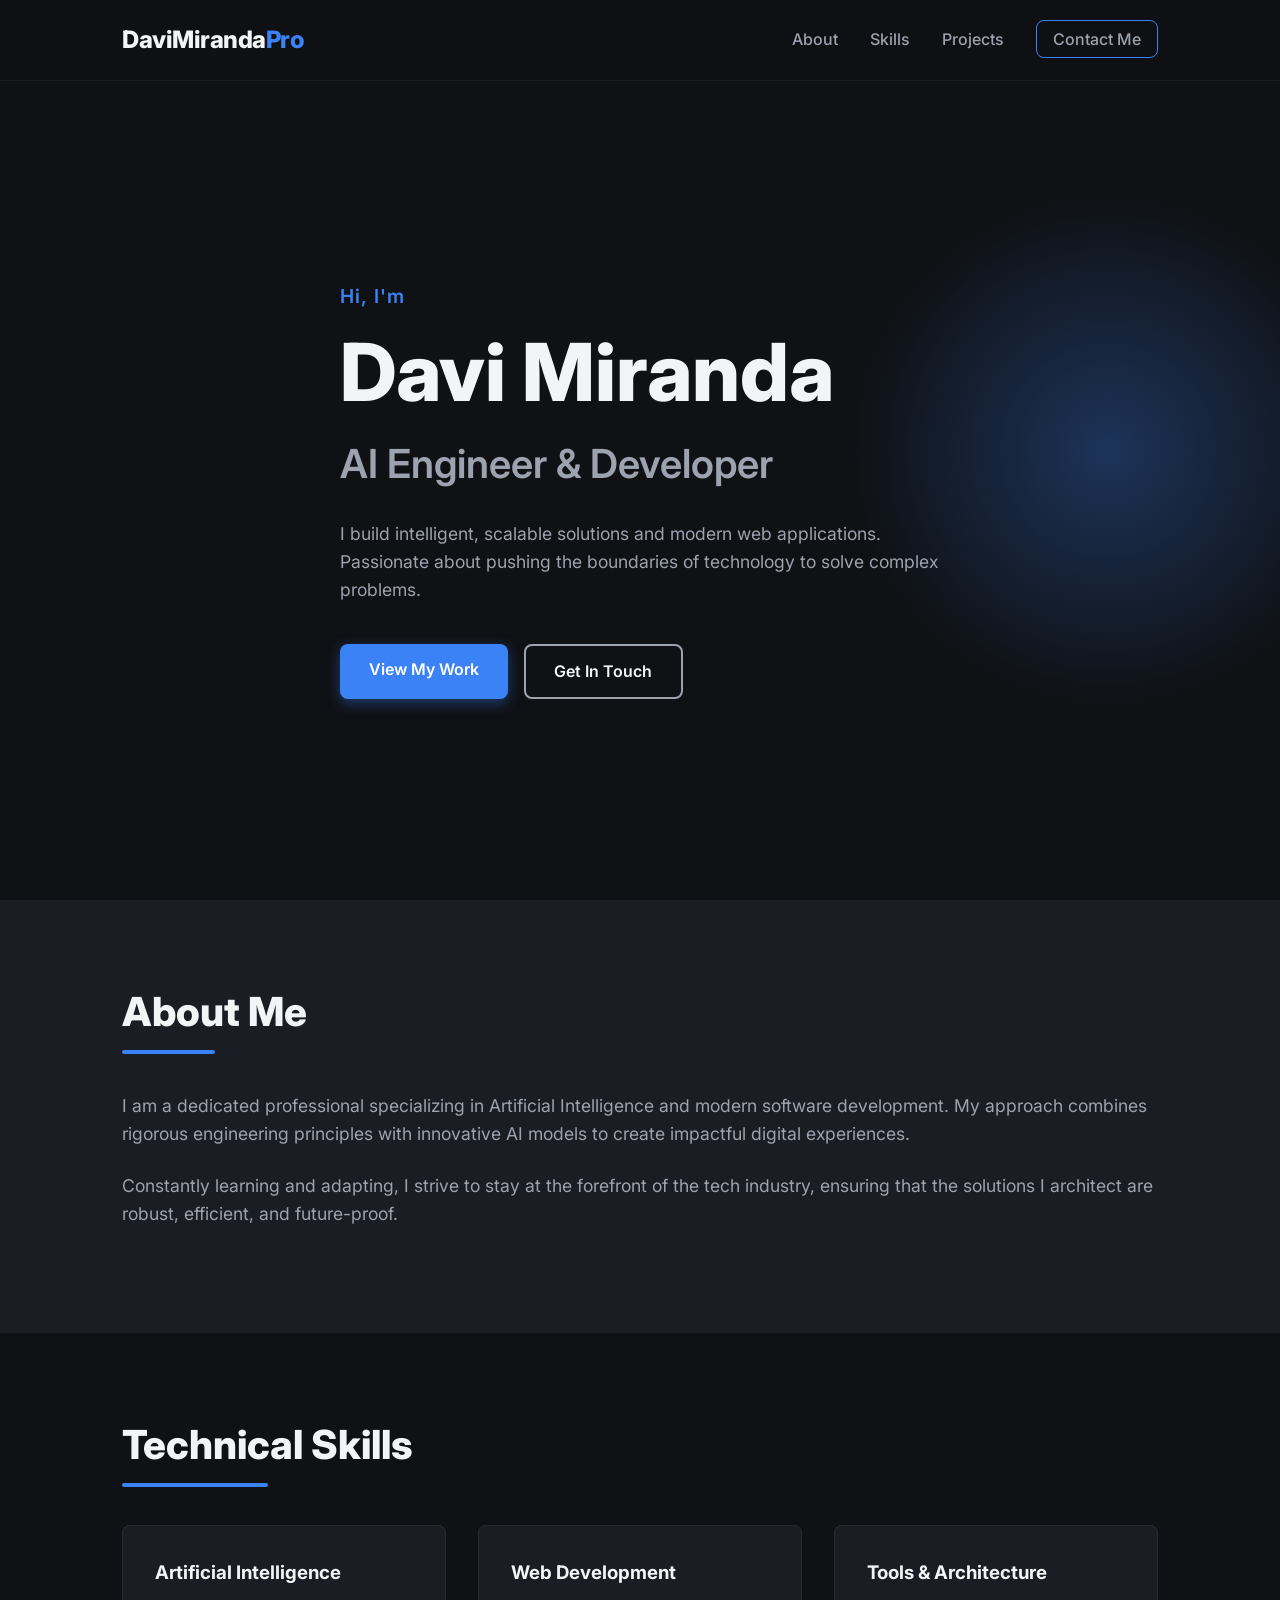
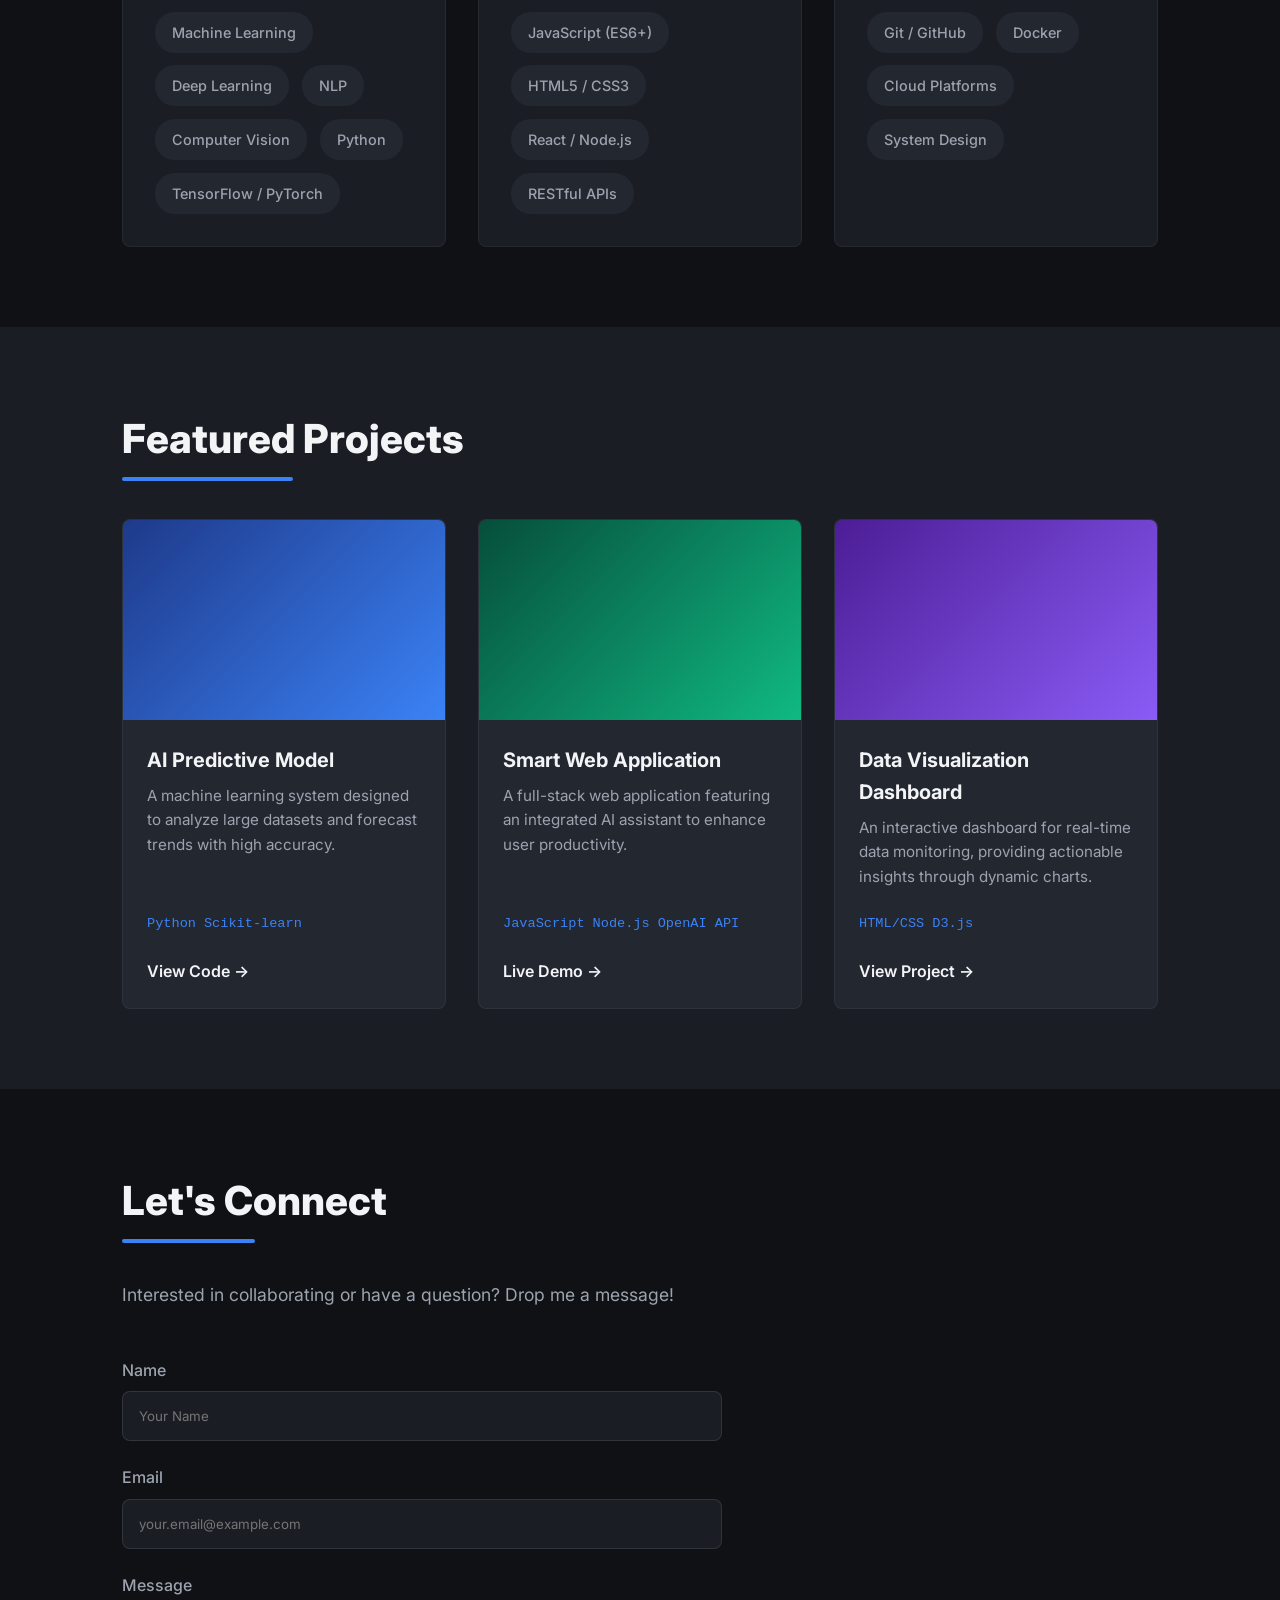
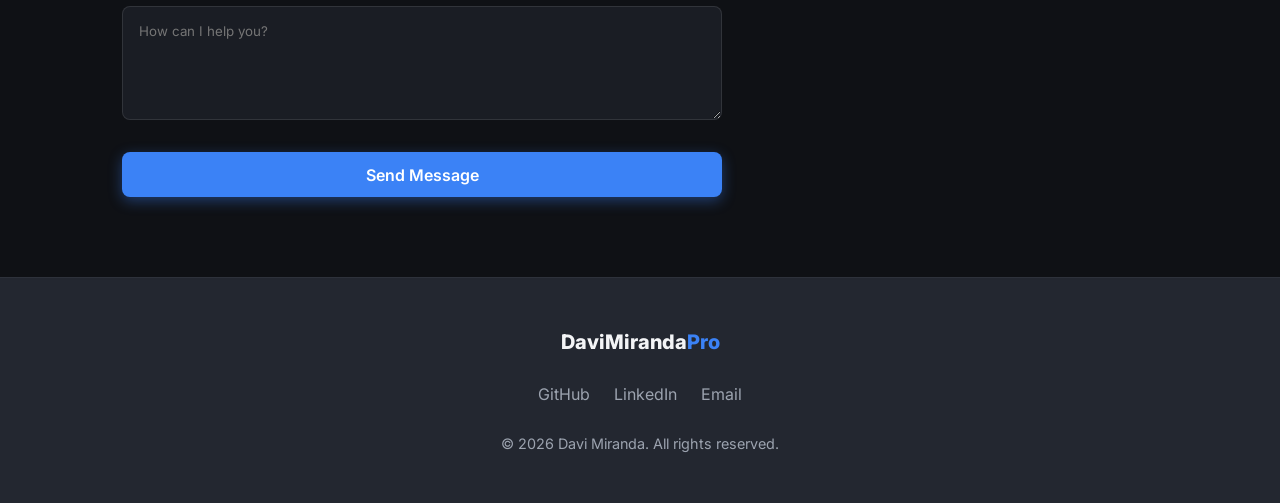
<file: index.html>
<!DOCTYPE html>
<html lang="en">
<head>
    <meta charset="UTF-8">
    <meta name="viewport" content="width=device-width, initial-scale=1.0">
    <title>Davi Miranda | AI Engineer & Developer</title>
    <link rel="preconnect" href="https://fonts.googleapis.com">
    <link rel="preconnect" href="https://fonts.gstatic.com" crossorigin>
    <link href="https://fonts.googleapis.com/css2?family=Inter:wght@300;400;600;800&display=swap" rel="stylesheet">
    <link rel="stylesheet" href="style.css">
</head>
<body>
    <header id="header">
        <div class="container nav-container">
            <a href="#" class="logo">DaviMiranda<span>Pro</span></a>
            <nav id="nav-menu">
                <ul class="nav-links">
                    <li><a href="#about" class="nav-link">About</a></li>
                    <li><a href="#skills" class="nav-link">Skills</a></li>
                    <li><a href="#projects" class="nav-link">Projects</a></li>
                    <li><a href="#contact" class="nav-link btn-outline">Contact Me</a></li>
                </ul>
            </nav>
            <div class="hamburger" id="hamburger">
                <span class="bar"></span>
                <span class="bar"></span>
                <span class="bar"></span>
            </div>
        </div>
    </header>

    <main>
        <!-- Hero Section -->
        <section id="hero" class="hero-section">
            <div class="container hero-content reveal">
                <h2 class="greeting">Hi, I'm</h2>
                <h1 class="name">Davi Miranda</h1>
                <h3 class="role">AI Engineer & Developer</h3>
                <p class="summary">
                    I build intelligent, scalable solutions and modern web applications. 
                    Passionate about pushing the boundaries of technology to solve complex problems.
                </p>
                <div class="hero-cta">
                    <a href="#projects" class="btn btn-primary">View My Work</a>
                    <a href="#contact" class="btn btn-secondary">Get In Touch</a>
                </div>
            </div>
            <div class="hero-background-glow"></div>
        </section>

        <!-- About Section -->
        <section id="about" class="about-section section-padding">
            <div class="container">
                <h2 class="section-title reveal">About Me</h2>
                <div class="about-content reveal">
                    <div class="about-text">
                        <p>
                            I am a dedicated professional specializing in Artificial Intelligence and modern software development. 
                            My approach combines rigorous engineering principles with innovative AI models to create impactful digital experiences.
                        </p>
                        <p>
                            Constantly learning and adapting, I strive to stay at the forefront of the tech industry, 
                            ensuring that the solutions I architect are robust, efficient, and future-proof.
                        </p>
                    </div>
                </div>
            </div>
        </section>

        <!-- Skills Section -->
        <section id="skills" class="skills-section section-padding">
            <div class="container">
                <h2 class="section-title reveal">Technical Skills</h2>
                <div class="skills-container reveal">
                    <div class="skill-category">
                        <h3>Artificial Intelligence</h3>
                        <div class="skill-tags">
                            <span class="skill-tag">Machine Learning</span>
                            <span class="skill-tag">Deep Learning</span>
                            <span class="skill-tag">NLP</span>
                            <span class="skill-tag">Computer Vision</span>
                            <span class="skill-tag">Python</span>
                            <span class="skill-tag">TensorFlow / PyTorch</span>
                        </div>
                    </div>
                    <div class="skill-category">
                        <h3>Web Development</h3>
                        <div class="skill-tags">
                            <span class="skill-tag">JavaScript (ES6+)</span>
                            <span class="skill-tag">HTML5 / CSS3</span>
                            <span class="skill-tag">React / Node.js</span>
                            <span class="skill-tag">RESTful APIs</span>
                        </div>
                    </div>
                    <div class="skill-category">
                        <h3>Tools & Architecture</h3>
                        <div class="skill-tags">
                            <span class="skill-tag">Git / GitHub</span>
                            <span class="skill-tag">Docker</span>
                            <span class="skill-tag">Cloud Platforms</span>
                            <span class="skill-tag">System Design</span>
                        </div>
                    </div>
                </div>
            </div>
        </section>

        <!-- Projects Section -->
        <section id="projects" class="projects-section section-padding">
            <div class="container">
                <h2 class="section-title reveal">Featured Projects</h2>
                <div class="projects-grid">
                    
                    <!-- Project 1 -->
                    <div class="project-card reveal">
                        <div class="project-image-placeholder placeholder-1"></div>
                        <div class="project-info">
                            <h3>AI Predictive Model</h3>
                            <p>A machine learning system designed to analyze large datasets and forecast trends with high accuracy.</p>
                            <div class="project-tech">
                                <span>Python</span>
                                <span>Scikit-learn</span>
                            </div>
                            <div class="project-links">
                                <a href="#" class="project-link">View Code &rarr;</a>
                            </div>
                        </div>
                    </div>

                    <!-- Project 2 -->
                    <div class="project-card reveal">
                        <div class="project-image-placeholder placeholder-2"></div>
                        <div class="project-info">
                            <h3>Smart Web Application</h3>
                            <p>A full-stack web application featuring an integrated AI assistant to enhance user productivity.</p>
                            <div class="project-tech">
                                <span>JavaScript</span>
                                <span>Node.js</span>
                                <span>OpenAI API</span>
                            </div>
                            <div class="project-links">
                                <a href="#" class="project-link">Live Demo &rarr;</a>
                            </div>
                        </div>
                    </div>

                    <!-- Project 3 -->
                    <div class="project-card reveal">
                        <div class="project-image-placeholder placeholder-3"></div>
                        <div class="project-info">
                            <h3>Data Visualization Dashboard</h3>
                            <p>An interactive dashboard for real-time data monitoring, providing actionable insights through dynamic charts.</p>
                            <div class="project-tech">
                                <span>HTML/CSS</span>
                                <span>D3.js</span>
                            </div>
                            <div class="project-links">
                                <a href="#" class="project-link">View Project &rarr;</a>
                            </div>
                        </div>
                    </div>

                </div>
            </div>
        </section>

        <!-- Contact Section -->
        <section id="contact" class="contact-section section-padding">
            <div class="container">
                <h2 class="section-title reveal">Let's Connect</h2>
                <p class="contact-subtitle reveal">Interested in collaborating or have a question? Drop me a message!</p>
                
                <div class="contact-content reveal">
                    <form class="contact-form" action="https://formsubmit.co/davimiranda210@gmail.com" method="POST">
                        <!-- Anti-spam hidden input -->
                        <input type="text" name="_honey" style="display:none">
                        
                        <div class="form-group">
                            <label for="name">Name</label>
                            <input type="text" id="name" name="name" required placeholder="Your Name">
                        </div>
                        <div class="form-group">
                            <label for="email">Email</label>
                            <input type="email" id="email" name="email" required placeholder="your.email@example.com">
                        </div>
                        <div class="form-group">
                            <label for="message">Message</label>
                            <textarea id="message" name="message" rows="5" required placeholder="How can I help you?"></textarea>
                        </div>
                        <button type="submit" class="btn btn-primary btn-block">Send Message</button>
                    </form>
                </div>
            </div>
        </section>
    </main>

    <footer>
        <div class="container footer-content">
            <div class="footer-logo">DaviMiranda<span>Pro</span></div>
            <div class="social-links">
                <a href="https://github.com/DaviiMiranda" target="_blank" rel="noopener noreferrer" aria-label="GitHub">GitHub</a>
                <a href="https://www.linkedin.com/in/davmiranda/" target="_blank" rel="noopener noreferrer" aria-label="LinkedIn">LinkedIn</a>
                <a href="mailto:davimiranda210@gmail.com" aria-label="Email">Email</a>
            </div>
            <p class="copyright">&copy; 2026 Davi Miranda. All rights reserved.</p>
        </div>
    </footer>

    <script src="script.js"></script>
</body>
</html>
</file>
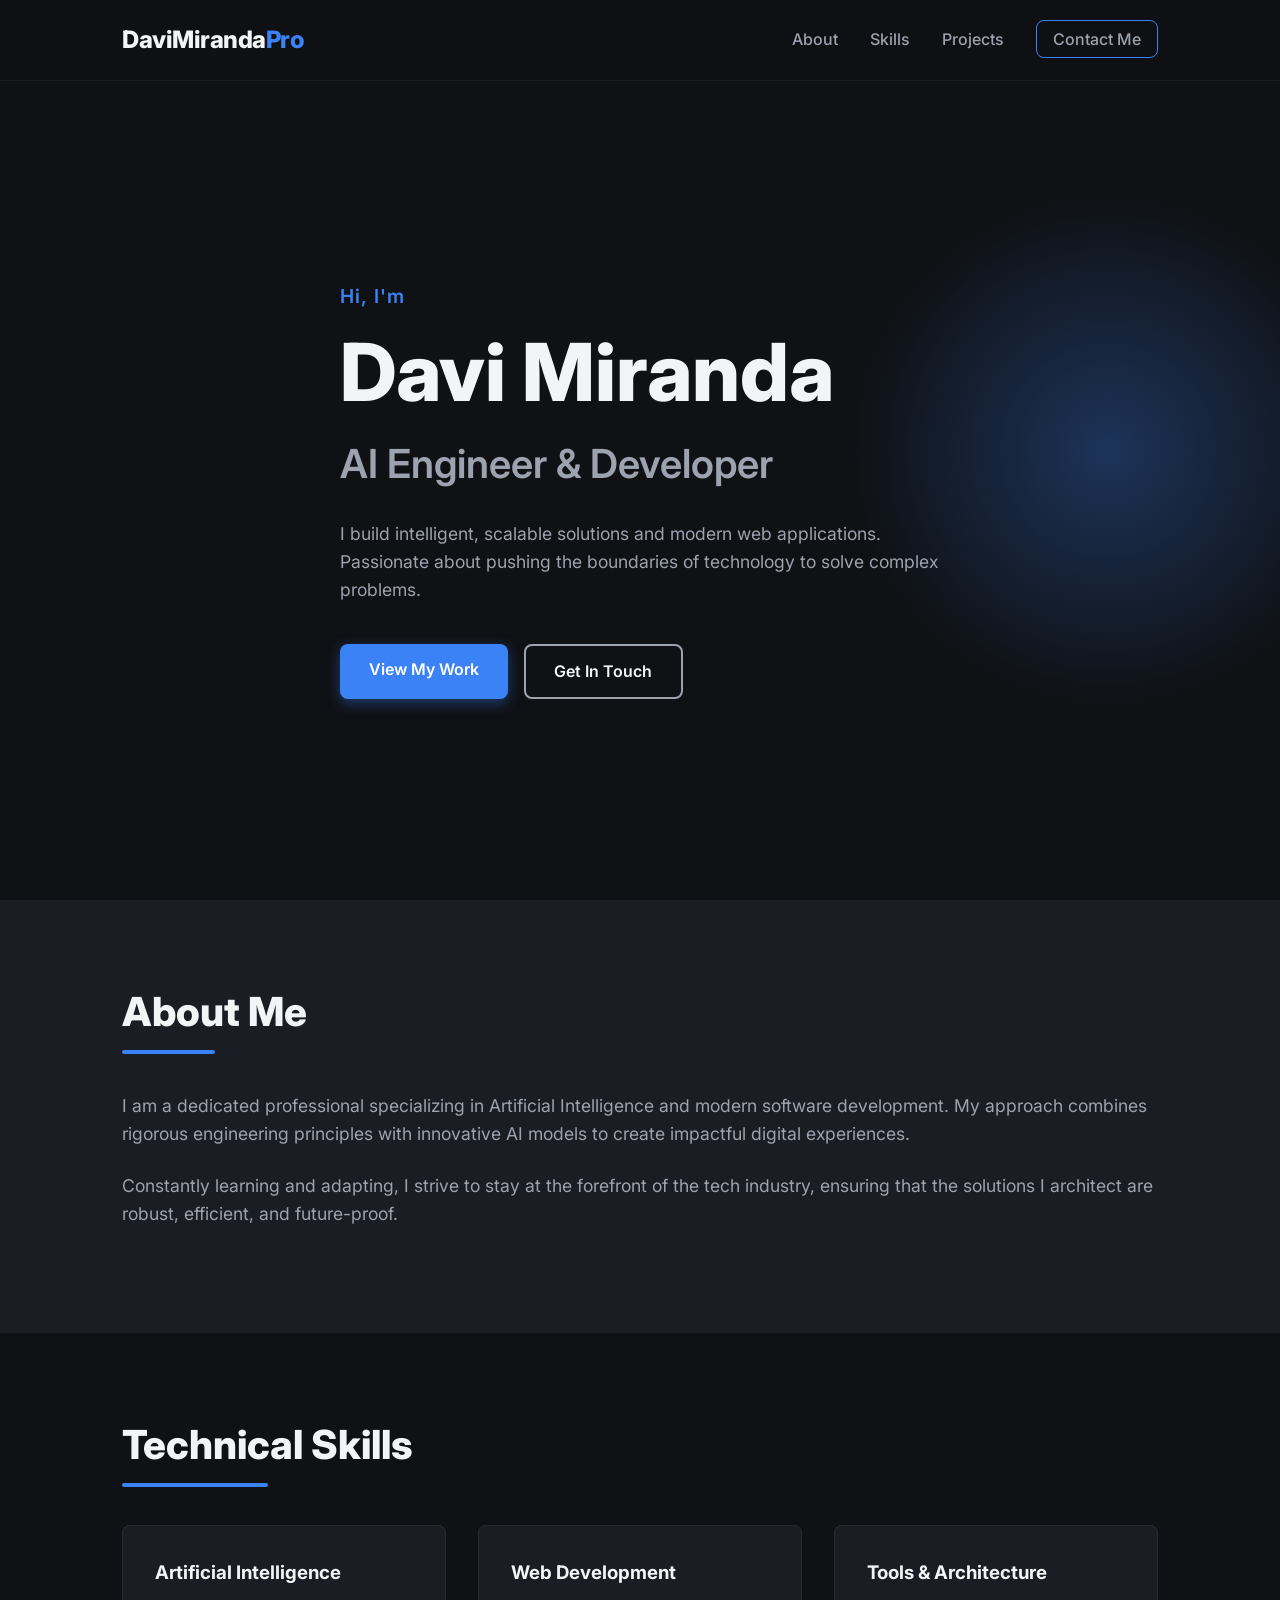
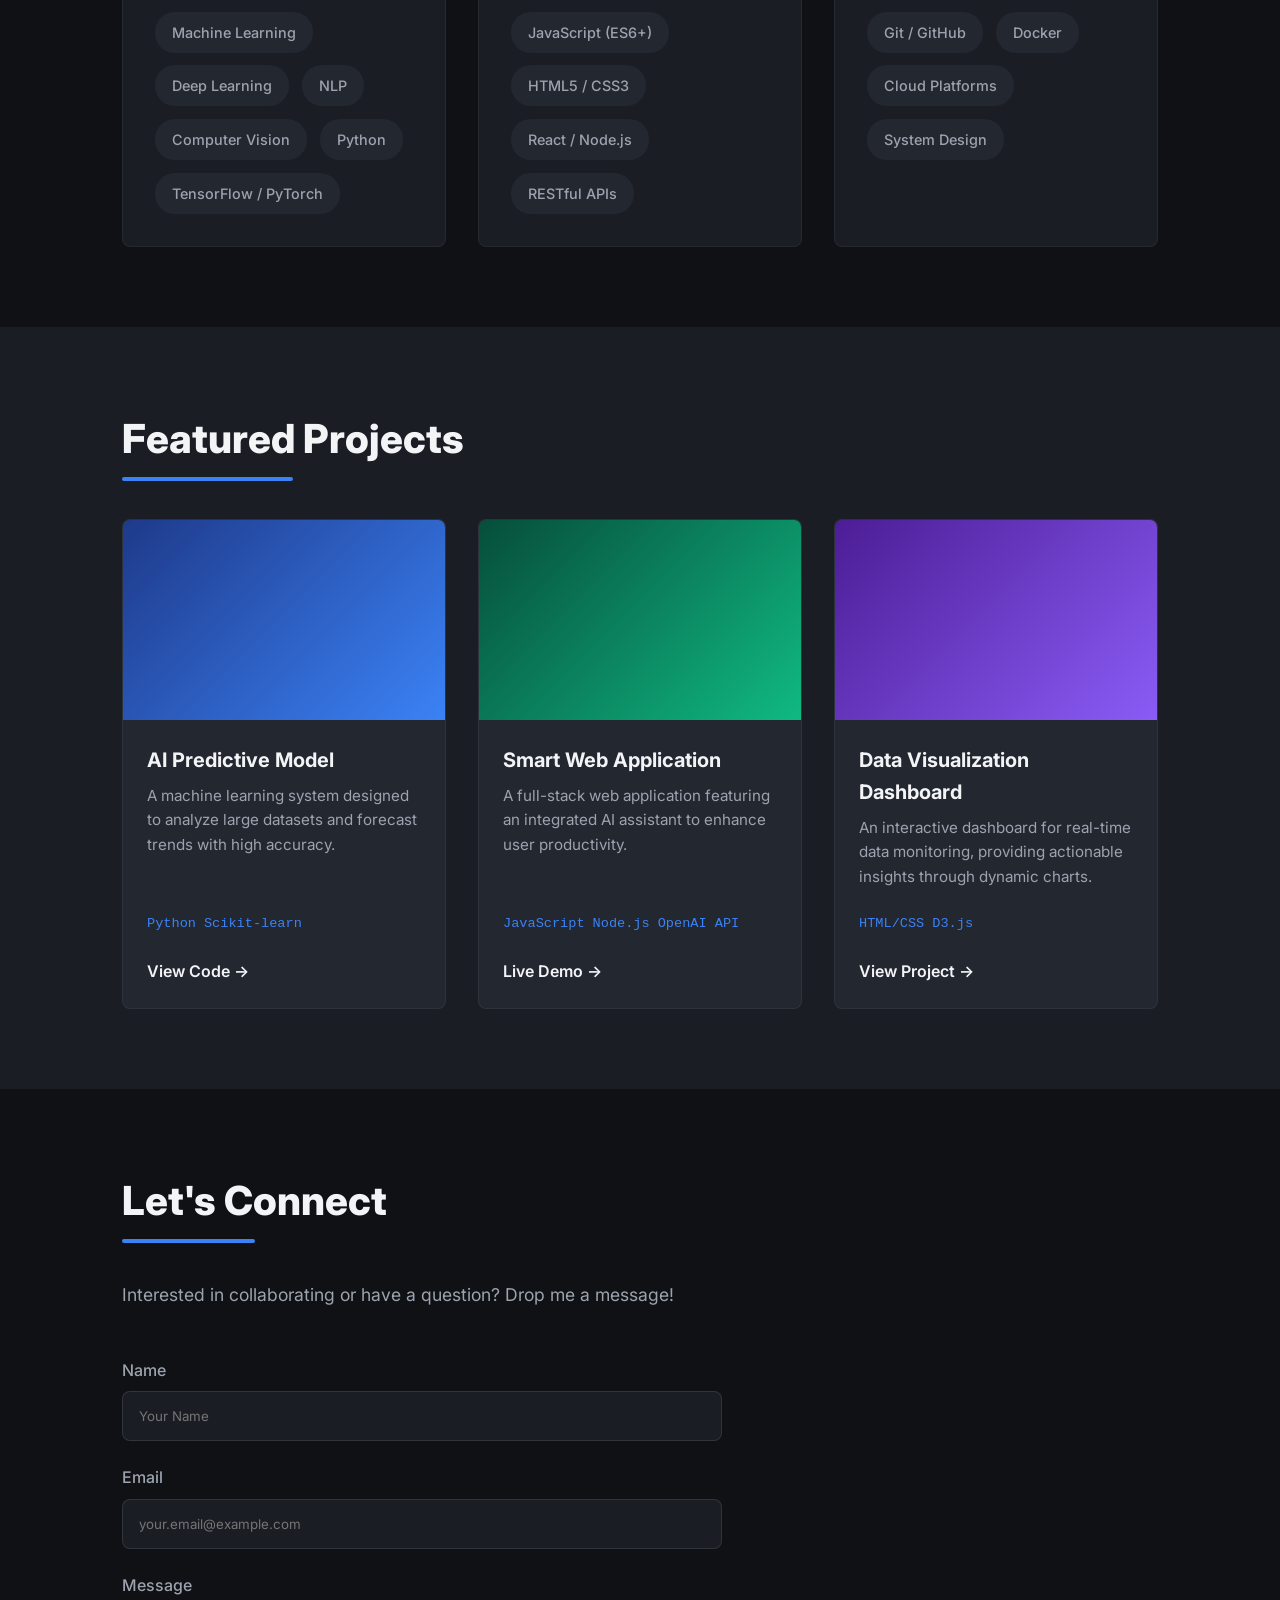
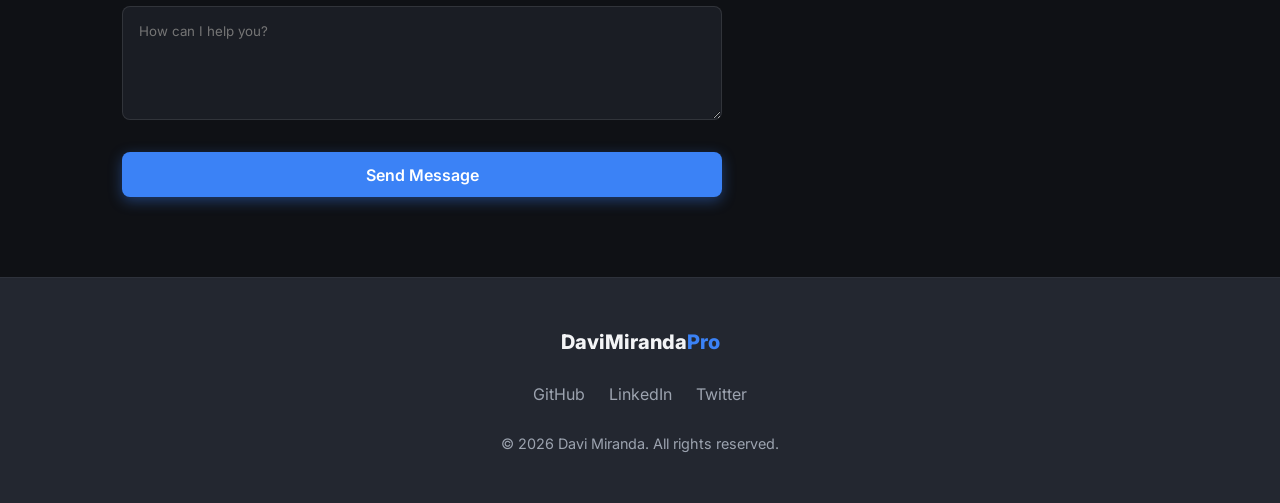
<file: davimirandapro/index.html>
<!DOCTYPE html>
<html lang="en">
<head>
    <meta charset="UTF-8">
    <meta name="viewport" content="width=device-width, initial-scale=1.0">
    <title>Davi Miranda | AI Engineer & Developer</title>
    <link rel="preconnect" href="https://fonts.googleapis.com">
    <link rel="preconnect" href="https://fonts.gstatic.com" crossorigin>
    <link href="https://fonts.googleapis.com/css2?family=Inter:wght@300;400;600;800&display=swap" rel="stylesheet">
    <link rel="stylesheet" href="style.css">
</head>
<body>
    <header id="header">
        <div class="container nav-container">
            <a href="#" class="logo">DaviMiranda<span>Pro</span></a>
            <nav id="nav-menu">
                <ul class="nav-links">
                    <li><a href="#about" class="nav-link">About</a></li>
                    <li><a href="#skills" class="nav-link">Skills</a></li>
                    <li><a href="#projects" class="nav-link">Projects</a></li>
                    <li><a href="#contact" class="nav-link btn-outline">Contact Me</a></li>
                </ul>
            </nav>
            <div class="hamburger" id="hamburger">
                <span class="bar"></span>
                <span class="bar"></span>
                <span class="bar"></span>
            </div>
        </div>
    </header>

    <main>
        <!-- Hero Section -->
        <section id="hero" class="hero-section">
            <div class="container hero-content reveal">
                <h2 class="greeting">Hi, I'm</h2>
                <h1 class="name">Davi Miranda</h1>
                <h3 class="role">AI Engineer & Developer</h3>
                <p class="summary">
                    I build intelligent, scalable solutions and modern web applications. 
                    Passionate about pushing the boundaries of technology to solve complex problems.
                </p>
                <div class="hero-cta">
                    <a href="#projects" class="btn btn-primary">View My Work</a>
                    <a href="#contact" class="btn btn-secondary">Get In Touch</a>
                </div>
            </div>
            <div class="hero-background-glow"></div>
        </section>

        <!-- About Section -->
        <section id="about" class="about-section section-padding">
            <div class="container">
                <h2 class="section-title reveal">About Me</h2>
                <div class="about-content reveal">
                    <div class="about-text">
                        <p>
                            I am a dedicated professional specializing in Artificial Intelligence and modern software development. 
                            My approach combines rigorous engineering principles with innovative AI models to create impactful digital experiences.
                        </p>
                        <p>
                            Constantly learning and adapting, I strive to stay at the forefront of the tech industry, 
                            ensuring that the solutions I architect are robust, efficient, and future-proof.
                        </p>
                    </div>
                </div>
            </div>
        </section>

        <!-- Skills Section -->
        <section id="skills" class="skills-section section-padding">
            <div class="container">
                <h2 class="section-title reveal">Technical Skills</h2>
                <div class="skills-container reveal">
                    <div class="skill-category">
                        <h3>Artificial Intelligence</h3>
                        <div class="skill-tags">
                            <span class="skill-tag">Machine Learning</span>
                            <span class="skill-tag">Deep Learning</span>
                            <span class="skill-tag">NLP</span>
                            <span class="skill-tag">Computer Vision</span>
                            <span class="skill-tag">Python</span>
                            <span class="skill-tag">TensorFlow / PyTorch</span>
                        </div>
                    </div>
                    <div class="skill-category">
                        <h3>Web Development</h3>
                        <div class="skill-tags">
                            <span class="skill-tag">JavaScript (ES6+)</span>
                            <span class="skill-tag">HTML5 / CSS3</span>
                            <span class="skill-tag">React / Node.js</span>
                            <span class="skill-tag">RESTful APIs</span>
                        </div>
                    </div>
                    <div class="skill-category">
                        <h3>Tools & Architecture</h3>
                        <div class="skill-tags">
                            <span class="skill-tag">Git / GitHub</span>
                            <span class="skill-tag">Docker</span>
                            <span class="skill-tag">Cloud Platforms</span>
                            <span class="skill-tag">System Design</span>
                        </div>
                    </div>
                </div>
            </div>
        </section>

        <!-- Projects Section -->
        <section id="projects" class="projects-section section-padding">
            <div class="container">
                <h2 class="section-title reveal">Featured Projects</h2>
                <div class="projects-grid">
                    
                    <!-- Project 1 -->
                    <div class="project-card reveal">
                        <div class="project-image-placeholder placeholder-1"></div>
                        <div class="project-info">
                            <h3>AI Predictive Model</h3>
                            <p>A machine learning system designed to analyze large datasets and forecast trends with high accuracy.</p>
                            <div class="project-tech">
                                <span>Python</span>
                                <span>Scikit-learn</span>
                            </div>
                            <div class="project-links">
                                <a href="#" class="project-link">View Code &rarr;</a>
                            </div>
                        </div>
                    </div>

                    <!-- Project 2 -->
                    <div class="project-card reveal">
                        <div class="project-image-placeholder placeholder-2"></div>
                        <div class="project-info">
                            <h3>Smart Web Application</h3>
                            <p>A full-stack web application featuring an integrated AI assistant to enhance user productivity.</p>
                            <div class="project-tech">
                                <span>JavaScript</span>
                                <span>Node.js</span>
                                <span>OpenAI API</span>
                            </div>
                            <div class="project-links">
                                <a href="#" class="project-link">Live Demo &rarr;</a>
                            </div>
                        </div>
                    </div>

                    <!-- Project 3 -->
                    <div class="project-card reveal">
                        <div class="project-image-placeholder placeholder-3"></div>
                        <div class="project-info">
                            <h3>Data Visualization Dashboard</h3>
                            <p>An interactive dashboard for real-time data monitoring, providing actionable insights through dynamic charts.</p>
                            <div class="project-tech">
                                <span>HTML/CSS</span>
                                <span>D3.js</span>
                            </div>
                            <div class="project-links">
                                <a href="#" class="project-link">View Project &rarr;</a>
                            </div>
                        </div>
                    </div>

                </div>
            </div>
        </section>

        <!-- Contact Section -->
        <section id="contact" class="contact-section section-padding">
            <div class="container">
                <h2 class="section-title reveal">Let's Connect</h2>
                <p class="contact-subtitle reveal">Interested in collaborating or have a question? Drop me a message!</p>
                
                <div class="contact-content reveal">
                    <form class="contact-form" action="#" method="POST" onsubmit="event.preventDefault(); alert('This is a demo form. In a real app, this would send an email!');">
                        <div class="form-group">
                            <label for="name">Name</label>
                            <input type="text" id="name" name="name" required placeholder="Your Name">
                        </div>
                        <div class="form-group">
                            <label for="email">Email</label>
                            <input type="email" id="email" name="email" required placeholder="your.email@example.com">
                        </div>
                        <div class="form-group">
                            <label for="message">Message</label>
                            <textarea id="message" name="message" rows="5" required placeholder="How can I help you?"></textarea>
                        </div>
                        <button type="submit" class="btn btn-primary btn-block">Send Message</button>
                    </form>
                </div>
            </div>
        </section>
    </main>

    <footer>
        <div class="container footer-content">
            <div class="footer-logo">DaviMiranda<span>Pro</span></div>
            <div class="social-links">
                <a href="#" aria-label="GitHub">GitHub</a>
                <a href="#" aria-label="LinkedIn">LinkedIn</a>
                <a href="#" aria-label="Twitter">Twitter</a>
            </div>
            <p class="copyright">&copy; 2026 Davi Miranda. All rights reserved.</p>
        </div>
    </footer>

    <script src="script.js"></script>
</body>
</html>
</file>
<file: style.css>
:root {
    /* Colors */
    --bg-main: #0f1115;
    --bg-secondary: #1a1d24;
    --bg-tertiary: #232730;
    
    --text-primary: #f3f4f6;
    --text-secondary: #9ca3af;
    
    --accent-blue: #3b82f6;
    --accent-blue-hover: #2563eb;
    --accent-glow: rgba(59, 130, 246, 0.5);

    /* Typography */
    --font-main: 'Inter', sans-serif;
    
    /* Spacing & Layout */
    --section-padding: 5rem 0;
    --container-width: 1100px;
    --transition-fast: 0.3s ease;
    --border-radius: 8px;
}

* {
    margin: 0;
    padding: 0;
    box-sizing: border-box;
}

html {
    scroll-behavior: smooth;
    font-family: var(--font-main);
    color: var(--text-primary);
    background-color: var(--bg-main);
    line-height: 1.6;
}

body {
    overflow-x: hidden;
}

a {
    text-decoration: none;
    color: inherit;
}

ul {
    list-style: none;
}

/* Layout Utilities */
.container {
    max-width: var(--container-width);
    margin: 0 auto;
    padding: 0 2rem;
}

.section-padding {
    padding: var(--section-padding);
}

.section-title {
    font-size: 2.5rem;
    font-weight: 800;
    margin-bottom: 3rem;
    position: relative;
    display: inline-block;
}

.section-title::after {
    content: '';
    position: absolute;
    bottom: -10px;
    left: 0;
    width: 50%;
    height: 4px;
    background-color: var(--accent-blue);
    border-radius: 2px;
}

/* Buttons */
.btn {
    display: inline-block;
    padding: 0.8rem 1.8rem;
    border-radius: var(--border-radius);
    font-weight: 600;
    cursor: pointer;
    transition: var(--transition-fast);
    text-align: center;
    border: none;
    font-family: inherit;
    font-size: 1rem;
}

.btn-primary {
    background-color: var(--accent-blue);
    color: #fff;
    box-shadow: 0 4px 14px 0 rgba(59, 130, 246, 0.39);
}

.btn-primary:hover {
    background-color: var(--accent-blue-hover);
    transform: translateY(-2px);
    box-shadow: 0 6px 20px rgba(59, 130, 246, 0.5);
}

.btn-secondary {
    background-color: transparent;
    color: var(--text-primary);
    border: 2px solid var(--text-secondary);
}

.btn-secondary:hover {
    border-color: var(--text-primary);
    background-color: rgba(255, 255, 255, 0.05);
}

.btn-outline {
    border: 1px solid var(--accent-blue);
    color: var(--accent-blue);
    padding: 0.5rem 1rem;
    border-radius: var(--border-radius);
    transition: var(--transition-fast);
}

.btn-outline:hover {
    background-color: var(--accent-blue);
    color: #fff;
}

.btn-block {
    display: block;
    width: 100%;
}

/* Header & Nav */
header {
    position: fixed;
    top: 0;
    width: 100%;
    background-color: rgba(15, 17, 21, 0.9);
    backdrop-filter: blur(10px);
    -webkit-backdrop-filter: blur(10px);
    z-index: 1000;
    transition: var(--transition-fast);
    border-bottom: 1px solid rgba(255,255,255,0.05);
}

.nav-container {
    display: flex;
    justify-content: space-between;
    align-items: center;
    height: 80px;
}

.logo {
    font-size: 1.5rem;
    font-weight: 800;
    letter-spacing: -0.5px;
}

.logo span {
    color: var(--accent-blue);
}

.nav-links {
    display: flex;
    align-items: center;
    gap: 2rem;
}

.nav-link {
    font-weight: 500;
    color: var(--text-secondary);
    transition: var(--transition-fast);
}

.nav-link:hover {
    color: var(--text-primary);
}

/* Hamburger Menu */
.hamburger {
    display: none;
    cursor: pointer;
}

.bar {
    display: block;
    width: 25px;
    height: 3px;
    margin: 5px auto;
    -webkit-transition: all 0.3s ease-in-out;
    transition: all 0.3s ease-in-out;
    background-color: var(--text-primary);
}

/* Hero Section */
.hero-section {
    min-height: 100vh;
    display: flex;
    align-items: center;
    position: relative;
    padding-top: 80px; /* Offset for fixed header */
    overflow: hidden;
}

.hero-content {
    position: relative;
    z-index: 2;
    max-width: 800px;
}

.greeting {
    color: var(--accent-blue);
    font-size: 1.2rem;
    font-weight: 600;
    margin-bottom: 1rem;
    letter-spacing: 1px;
}

.name {
    font-size: clamp(3rem, 8vw, 5rem);
    font-weight: 800;
    line-height: 1.1;
    margin-bottom: 1rem;
}

.role {
    font-size: clamp(1.5rem, 4vw, 2.5rem);
    color: var(--text-secondary);
    font-weight: 600;
    margin-bottom: 1.5rem;
}

.summary {
    font-size: 1.1rem;
    color: var(--text-secondary);
    max-width: 600px;
    margin-bottom: 2.5rem;
}

.hero-cta {
    display: flex;
    gap: 1rem;
}

.hero-background-glow {
    position: absolute;
    top: 50%;
    right: -10%;
    transform: translateY(-50%);
    width: 600px;
    height: 600px;
    background: radial-gradient(circle, var(--accent-glow) 0%, transparent 60%);
    z-index: 1;
    pointer-events: none;
    opacity: 0.6;
}

/* About Section */
.about-section {
    background-color: var(--bg-secondary);
}

.about-text p {
    font-size: 1.1rem;
    color: var(--text-secondary);
    margin-bottom: 1.5rem;
}

/* Skills Section */
.skills-container {
    display: grid;
    grid-template-columns: repeat(auto-fit, minmax(250px, 1fr));
    gap: 2rem;
}

.skill-category {
    background-color: var(--bg-secondary);
    padding: 2rem;
    border-radius: var(--border-radius);
    border: 1px solid rgba(255,255,255,0.05);
}

.skill-category h3 {
    margin-bottom: 1.5rem;
    color: var(--text-primary);
}

.skill-tags {
    display: flex;
    flex-wrap: wrap;
    gap: 0.8rem;
}

.skill-tag {
    background-color: var(--bg-tertiary);
    color: var(--text-secondary);
    padding: 0.5rem 1rem;
    border-radius: 20px;
    font-size: 0.9rem;
    font-weight: 500;
    border: 1px solid transparent;
    transition: var(--transition-fast);
}

.skill-tag:hover {
    color: var(--accent-blue);
    border-color: var(--accent-blue);
    background-color: rgba(59, 130, 246, 0.1);
}

/* Projects Section */
.projects-section {
    background-color: var(--bg-secondary);
}

.projects-grid {
    display: grid;
    grid-template-columns: repeat(auto-fit, minmax(300px, 1fr));
    gap: 2rem;
}

.project-card {
    background-color: var(--bg-tertiary);
    border-radius: var(--border-radius);
    overflow: hidden;
    transition: var(--transition-fast);
    border: 1px solid rgba(255,255,255,0.05);
    display: flex;
    flex-direction: column;
}

.project-card:hover {
    transform: translateY(-5px);
    border-color: var(--accent-glow);
    box-shadow: 0 10px 30px -15px var(--accent-glow);
}

.project-image-placeholder {
    height: 200px;
    width: 100%;
    background-size: cover;
    background-position: center;
}

/* Procedural gradients for placeholder images */
.placeholder-1 {
    background: linear-gradient(135deg, #1e3a8a 0%, #3b82f6 100%);
}
.placeholder-2 {
    background: linear-gradient(135deg, #064e3b 0%, #10b981 100%);
}
.placeholder-3 {
    background: linear-gradient(135deg, #4c1d95 0%, #8b5cf6 100%);
}

.project-info {
    padding: 1.5rem;
    display: flex;
    flex-direction: column;
    flex-grow: 1;
}

.project-info h3 {
    font-size: 1.25rem;
    margin-bottom: 0.5rem;
}

.project-info p {
    color: var(--text-secondary);
    font-size: 0.95rem;
    margin-bottom: 1.5rem;
    flex-grow: 1;
}

.project-tech {
    display: flex;
    flex-wrap: wrap;
    gap: 0.5rem;
    margin-bottom: 1.5rem;
    font-family: monospace;
    font-size: 0.85rem;
    color: var(--accent-blue);
}

.project-link {
    font-weight: 600;
    color: var(--text-primary);
    transition: var(--transition-fast);
}

.project-link:hover {
    color: var(--accent-blue);
}

/* Contact Section */
.contact-subtitle {
    color: var(--text-secondary);
    margin-bottom: 3rem;
    font-size: 1.1rem;
}

.contact-content {
    max-width: 600px;
}

.form-group {
    margin-bottom: 1.5rem;
}

.form-group label {
    display: block;
    margin-bottom: 0.5rem;
    font-weight: 500;
    color: var(--text-secondary);
}

.form-group input,
.form-group textarea {
    width: 100%;
    padding: 1rem;
    background-color: var(--bg-secondary);
    border: 1px solid rgba(255,255,255,0.1);
    border-radius: var(--border-radius);
    color: var(--text-primary);
    font-family: inherit;
    transition: var(--transition-fast);
}

.form-group input:focus,
.form-group textarea:focus {
    outline: none;
    border-color: var(--accent-blue);
    background-color: var(--bg-tertiary);
}

/* Footer */
footer {
    background-color: var(--bg-tertiary);
    padding: 3rem 0;
    text-align: center;
    border-top: 1px solid rgba(255,255,255,0.05);
}

.footer-content {
    display: flex;
    flex-direction: column;
    align-items: center;
    gap: 1.5rem;
}

.footer-logo {
    font-size: 1.25rem;
    font-weight: 800;
}

.footer-logo span {
    color: var(--accent-blue);
}

.social-links {
    display: flex;
    gap: 1.5rem;
}

.social-links a {
    color: var(--text-secondary);
    transition: var(--transition-fast);
}

.social-links a:hover {
    color: var(--accent-blue);
}

.copyright {
    color: var(--text-secondary);
    font-size: 0.9rem;
}

/* Animations */
.reveal {
    opacity: 0;
    transform: translateY(30px);
    transition: all 0.8s ease;
}

.reveal.active {
    opacity: 1;
    transform: translateY(0);
}

/* Responsive Design */
@media (max-width: 768px) {
    .hamburger {
        display: block;
    }

    .hamburger.active .bar:nth-child(2) {
        opacity: 0;
    }

    .hamburger.active .bar:nth-child(1) {
        transform: translateY(8px) rotate(45deg);
    }

    .hamburger.active .bar:nth-child(3) {
        transform: translateY(-8px) rotate(-45deg);
    }

    .nav-links {
        position: fixed;
        left: -100%;
        top: 80px;
        gap: 0;
        flex-direction: column;
        background-color: var(--bg-main);
        width: 100%;
        text-align: center;
        transition: 0.3s;
        box-shadow: 0 10px 27px rgba(0, 0, 0, 0.05);
        padding: 2rem 0;
        border-bottom: 1px solid rgba(255,255,255,0.05);
    }

    .nav-links.active {
        left: 0;
    }

    .nav-links li {
        margin: 1rem 0;
    }

    .hero-background-glow {
        display: none; /* Hide glow on small screens for better performance/look */
    }

    .hero-cta {
        flex-direction: column;
    }
}
</file>
<file: davimirandapro/style.css>
:root {
    /* Colors */
    --bg-main: #0f1115;
    --bg-secondary: #1a1d24;
    --bg-tertiary: #232730;
    
    --text-primary: #f3f4f6;
    --text-secondary: #9ca3af;
    
    --accent-blue: #3b82f6;
    --accent-blue-hover: #2563eb;
    --accent-glow: rgba(59, 130, 246, 0.5);

    /* Typography */
    --font-main: 'Inter', sans-serif;
    
    /* Spacing & Layout */
    --section-padding: 5rem 0;
    --container-width: 1100px;
    --transition-fast: 0.3s ease;
    --border-radius: 8px;
}

* {
    margin: 0;
    padding: 0;
    box-sizing: border-box;
}

html {
    scroll-behavior: smooth;
    font-family: var(--font-main);
    color: var(--text-primary);
    background-color: var(--bg-main);
    line-height: 1.6;
}

body {
    overflow-x: hidden;
}

a {
    text-decoration: none;
    color: inherit;
}

ul {
    list-style: none;
}

/* Layout Utilities */
.container {
    max-width: var(--container-width);
    margin: 0 auto;
    padding: 0 2rem;
}

.section-padding {
    padding: var(--section-padding);
}

.section-title {
    font-size: 2.5rem;
    font-weight: 800;
    margin-bottom: 3rem;
    position: relative;
    display: inline-block;
}

.section-title::after {
    content: '';
    position: absolute;
    bottom: -10px;
    left: 0;
    width: 50%;
    height: 4px;
    background-color: var(--accent-blue);
    border-radius: 2px;
}

/* Buttons */
.btn {
    display: inline-block;
    padding: 0.8rem 1.8rem;
    border-radius: var(--border-radius);
    font-weight: 600;
    cursor: pointer;
    transition: var(--transition-fast);
    text-align: center;
    border: none;
    font-family: inherit;
    font-size: 1rem;
}

.btn-primary {
    background-color: var(--accent-blue);
    color: #fff;
    box-shadow: 0 4px 14px 0 rgba(59, 130, 246, 0.39);
}

.btn-primary:hover {
    background-color: var(--accent-blue-hover);
    transform: translateY(-2px);
    box-shadow: 0 6px 20px rgba(59, 130, 246, 0.5);
}

.btn-secondary {
    background-color: transparent;
    color: var(--text-primary);
    border: 2px solid var(--text-secondary);
}

.btn-secondary:hover {
    border-color: var(--text-primary);
    background-color: rgba(255, 255, 255, 0.05);
}

.btn-outline {
    border: 1px solid var(--accent-blue);
    color: var(--accent-blue);
    padding: 0.5rem 1rem;
    border-radius: var(--border-radius);
    transition: var(--transition-fast);
}

.btn-outline:hover {
    background-color: var(--accent-blue);
    color: #fff;
}

.btn-block {
    display: block;
    width: 100%;
}

/* Header & Nav */
header {
    position: fixed;
    top: 0;
    width: 100%;
    background-color: rgba(15, 17, 21, 0.9);
    backdrop-filter: blur(10px);
    -webkit-backdrop-filter: blur(10px);
    z-index: 1000;
    transition: var(--transition-fast);
    border-bottom: 1px solid rgba(255,255,255,0.05);
}

.nav-container {
    display: flex;
    justify-content: space-between;
    align-items: center;
    height: 80px;
}

.logo {
    font-size: 1.5rem;
    font-weight: 800;
    letter-spacing: -0.5px;
}

.logo span {
    color: var(--accent-blue);
}

.nav-links {
    display: flex;
    align-items: center;
    gap: 2rem;
}

.nav-link {
    font-weight: 500;
    color: var(--text-secondary);
    transition: var(--transition-fast);
}

.nav-link:hover {
    color: var(--text-primary);
}

/* Hamburger Menu */
.hamburger {
    display: none;
    cursor: pointer;
}

.bar {
    display: block;
    width: 25px;
    height: 3px;
    margin: 5px auto;
    -webkit-transition: all 0.3s ease-in-out;
    transition: all 0.3s ease-in-out;
    background-color: var(--text-primary);
}

/* Hero Section */
.hero-section {
    min-height: 100vh;
    display: flex;
    align-items: center;
    position: relative;
    padding-top: 80px; /* Offset for fixed header */
    overflow: hidden;
}

.hero-content {
    position: relative;
    z-index: 2;
    max-width: 800px;
}

.greeting {
    color: var(--accent-blue);
    font-size: 1.2rem;
    font-weight: 600;
    margin-bottom: 1rem;
    letter-spacing: 1px;
}

.name {
    font-size: clamp(3rem, 8vw, 5rem);
    font-weight: 800;
    line-height: 1.1;
    margin-bottom: 1rem;
}

.role {
    font-size: clamp(1.5rem, 4vw, 2.5rem);
    color: var(--text-secondary);
    font-weight: 600;
    margin-bottom: 1.5rem;
}

.summary {
    font-size: 1.1rem;
    color: var(--text-secondary);
    max-width: 600px;
    margin-bottom: 2.5rem;
}

.hero-cta {
    display: flex;
    gap: 1rem;
}

.hero-background-glow {
    position: absolute;
    top: 50%;
    right: -10%;
    transform: translateY(-50%);
    width: 600px;
    height: 600px;
    background: radial-gradient(circle, var(--accent-glow) 0%, transparent 60%);
    z-index: 1;
    pointer-events: none;
    opacity: 0.6;
}

/* About Section */
.about-section {
    background-color: var(--bg-secondary);
}

.about-text p {
    font-size: 1.1rem;
    color: var(--text-secondary);
    margin-bottom: 1.5rem;
}

/* Skills Section */
.skills-container {
    display: grid;
    grid-template-columns: repeat(auto-fit, minmax(250px, 1fr));
    gap: 2rem;
}

.skill-category {
    background-color: var(--bg-secondary);
    padding: 2rem;
    border-radius: var(--border-radius);
    border: 1px solid rgba(255,255,255,0.05);
}

.skill-category h3 {
    margin-bottom: 1.5rem;
    color: var(--text-primary);
}

.skill-tags {
    display: flex;
    flex-wrap: wrap;
    gap: 0.8rem;
}

.skill-tag {
    background-color: var(--bg-tertiary);
    color: var(--text-secondary);
    padding: 0.5rem 1rem;
    border-radius: 20px;
    font-size: 0.9rem;
    font-weight: 500;
    border: 1px solid transparent;
    transition: var(--transition-fast);
}

.skill-tag:hover {
    color: var(--accent-blue);
    border-color: var(--accent-blue);
    background-color: rgba(59, 130, 246, 0.1);
}

/* Projects Section */
.projects-section {
    background-color: var(--bg-secondary);
}

.projects-grid {
    display: grid;
    grid-template-columns: repeat(auto-fit, minmax(300px, 1fr));
    gap: 2rem;
}

.project-card {
    background-color: var(--bg-tertiary);
    border-radius: var(--border-radius);
    overflow: hidden;
    transition: var(--transition-fast);
    border: 1px solid rgba(255,255,255,0.05);
    display: flex;
    flex-direction: column;
}

.project-card:hover {
    transform: translateY(-5px);
    border-color: var(--accent-glow);
    box-shadow: 0 10px 30px -15px var(--accent-glow);
}

.project-image-placeholder {
    height: 200px;
    width: 100%;
    background-size: cover;
    background-position: center;
}

/* Procedural gradients for placeholder images */
.placeholder-1 {
    background: linear-gradient(135deg, #1e3a8a 0%, #3b82f6 100%);
}
.placeholder-2 {
    background: linear-gradient(135deg, #064e3b 0%, #10b981 100%);
}
.placeholder-3 {
    background: linear-gradient(135deg, #4c1d95 0%, #8b5cf6 100%);
}

.project-info {
    padding: 1.5rem;
    display: flex;
    flex-direction: column;
    flex-grow: 1;
}

.project-info h3 {
    font-size: 1.25rem;
    margin-bottom: 0.5rem;
}

.project-info p {
    color: var(--text-secondary);
    font-size: 0.95rem;
    margin-bottom: 1.5rem;
    flex-grow: 1;
}

.project-tech {
    display: flex;
    flex-wrap: wrap;
    gap: 0.5rem;
    margin-bottom: 1.5rem;
    font-family: monospace;
    font-size: 0.85rem;
    color: var(--accent-blue);
}

.project-link {
    font-weight: 600;
    color: var(--text-primary);
    transition: var(--transition-fast);
}

.project-link:hover {
    color: var(--accent-blue);
}

/* Contact Section */
.contact-subtitle {
    color: var(--text-secondary);
    margin-bottom: 3rem;
    font-size: 1.1rem;
}

.contact-content {
    max-width: 600px;
}

.form-group {
    margin-bottom: 1.5rem;
}

.form-group label {
    display: block;
    margin-bottom: 0.5rem;
    font-weight: 500;
    color: var(--text-secondary);
}

.form-group input,
.form-group textarea {
    width: 100%;
    padding: 1rem;
    background-color: var(--bg-secondary);
    border: 1px solid rgba(255,255,255,0.1);
    border-radius: var(--border-radius);
    color: var(--text-primary);
    font-family: inherit;
    transition: var(--transition-fast);
}

.form-group input:focus,
.form-group textarea:focus {
    outline: none;
    border-color: var(--accent-blue);
    background-color: var(--bg-tertiary);
}

/* Footer */
footer {
    background-color: var(--bg-tertiary);
    padding: 3rem 0;
    text-align: center;
    border-top: 1px solid rgba(255,255,255,0.05);
}

.footer-content {
    display: flex;
    flex-direction: column;
    align-items: center;
    gap: 1.5rem;
}

.footer-logo {
    font-size: 1.25rem;
    font-weight: 800;
}

.footer-logo span {
    color: var(--accent-blue);
}

.social-links {
    display: flex;
    gap: 1.5rem;
}

.social-links a {
    color: var(--text-secondary);
    transition: var(--transition-fast);
}

.social-links a:hover {
    color: var(--accent-blue);
}

.copyright {
    color: var(--text-secondary);
    font-size: 0.9rem;
}

/* Animations */
.reveal {
    opacity: 0;
    transform: translateY(30px);
    transition: all 0.8s ease;
}

.reveal.active {
    opacity: 1;
    transform: translateY(0);
}

/* Responsive Design */
@media (max-width: 768px) {
    .hamburger {
        display: block;
    }

    .hamburger.active .bar:nth-child(2) {
        opacity: 0;
    }

    .hamburger.active .bar:nth-child(1) {
        transform: translateY(8px) rotate(45deg);
    }

    .hamburger.active .bar:nth-child(3) {
        transform: translateY(-8px) rotate(-45deg);
    }

    .nav-links {
        position: fixed;
        left: -100%;
        top: 80px;
        gap: 0;
        flex-direction: column;
        background-color: var(--bg-main);
        width: 100%;
        text-align: center;
        transition: 0.3s;
        box-shadow: 0 10px 27px rgba(0, 0, 0, 0.05);
        padding: 2rem 0;
        border-bottom: 1px solid rgba(255,255,255,0.05);
    }

    .nav-links.active {
        left: 0;
    }

    .nav-links li {
        margin: 1rem 0;
    }

    .hero-background-glow {
        display: none; /* Hide glow on small screens for better performance/look */
    }

    .hero-cta {
        flex-direction: column;
    }
}
</file>
